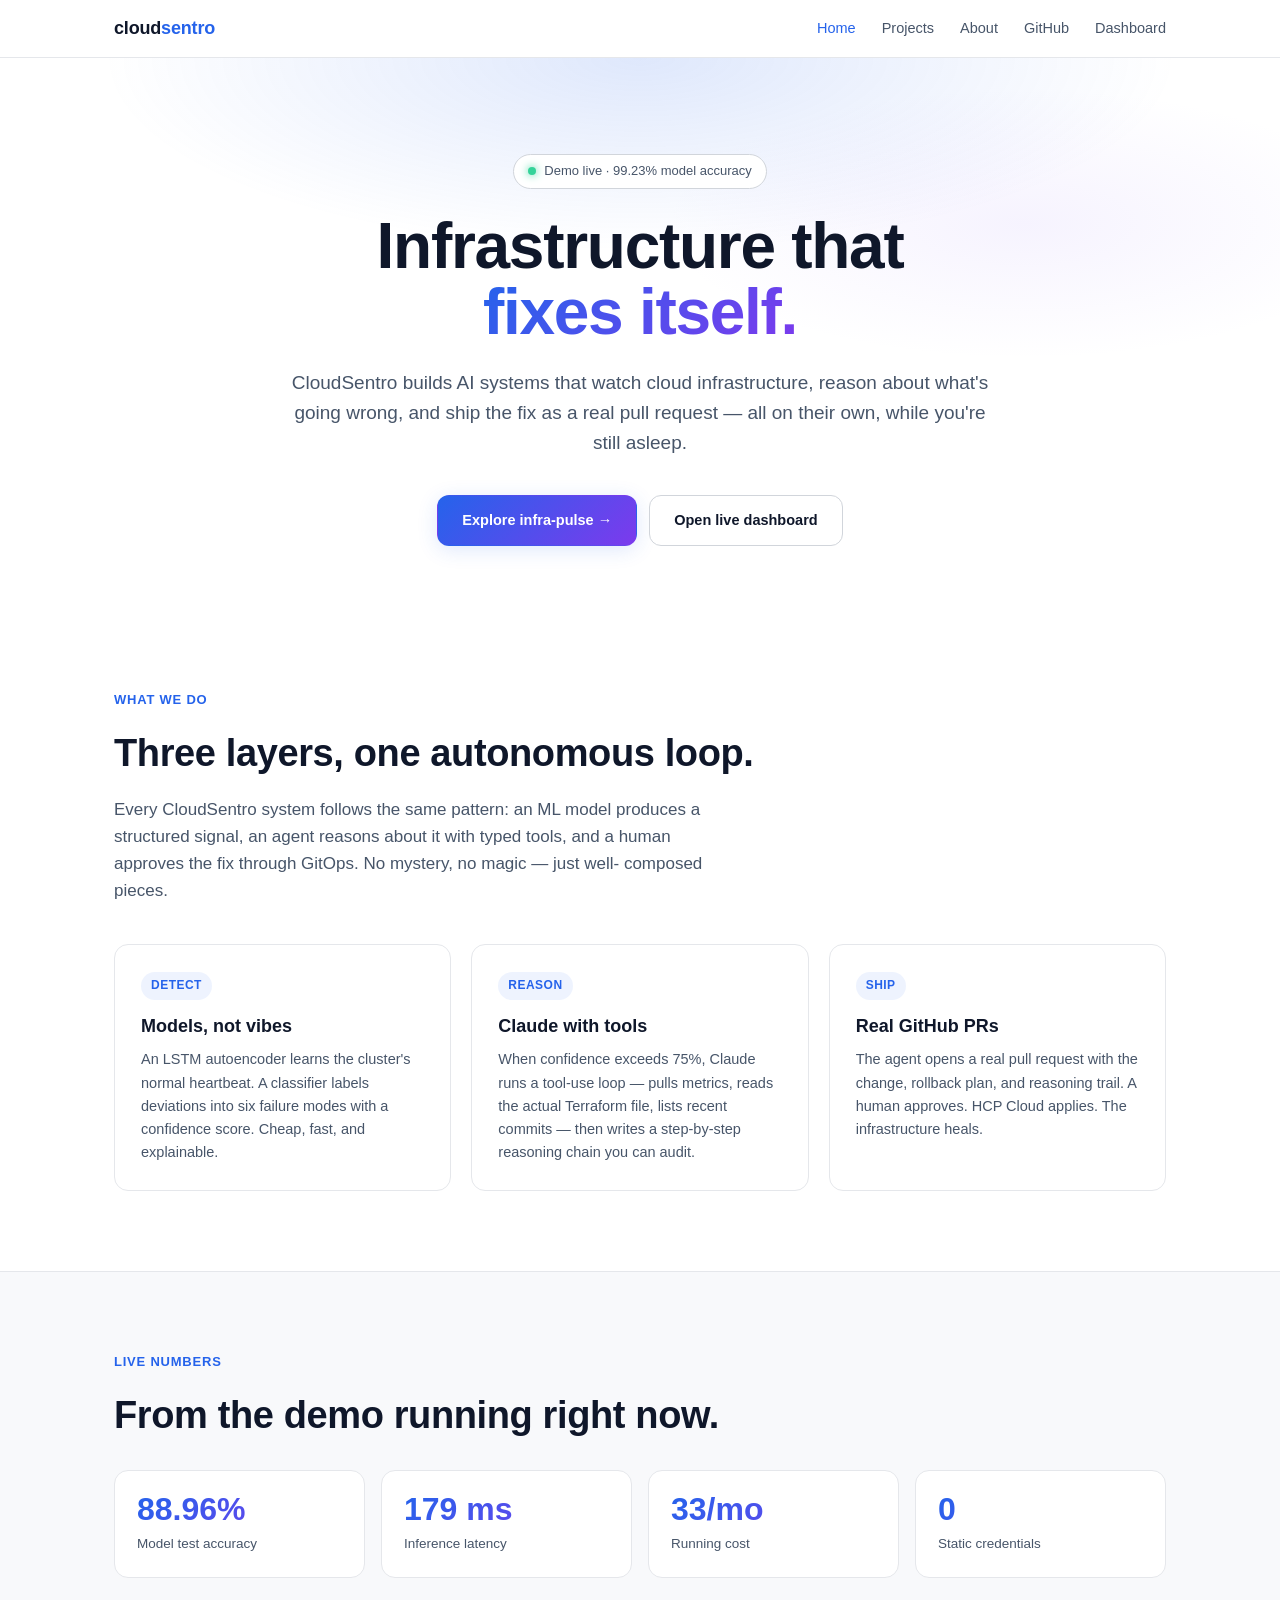
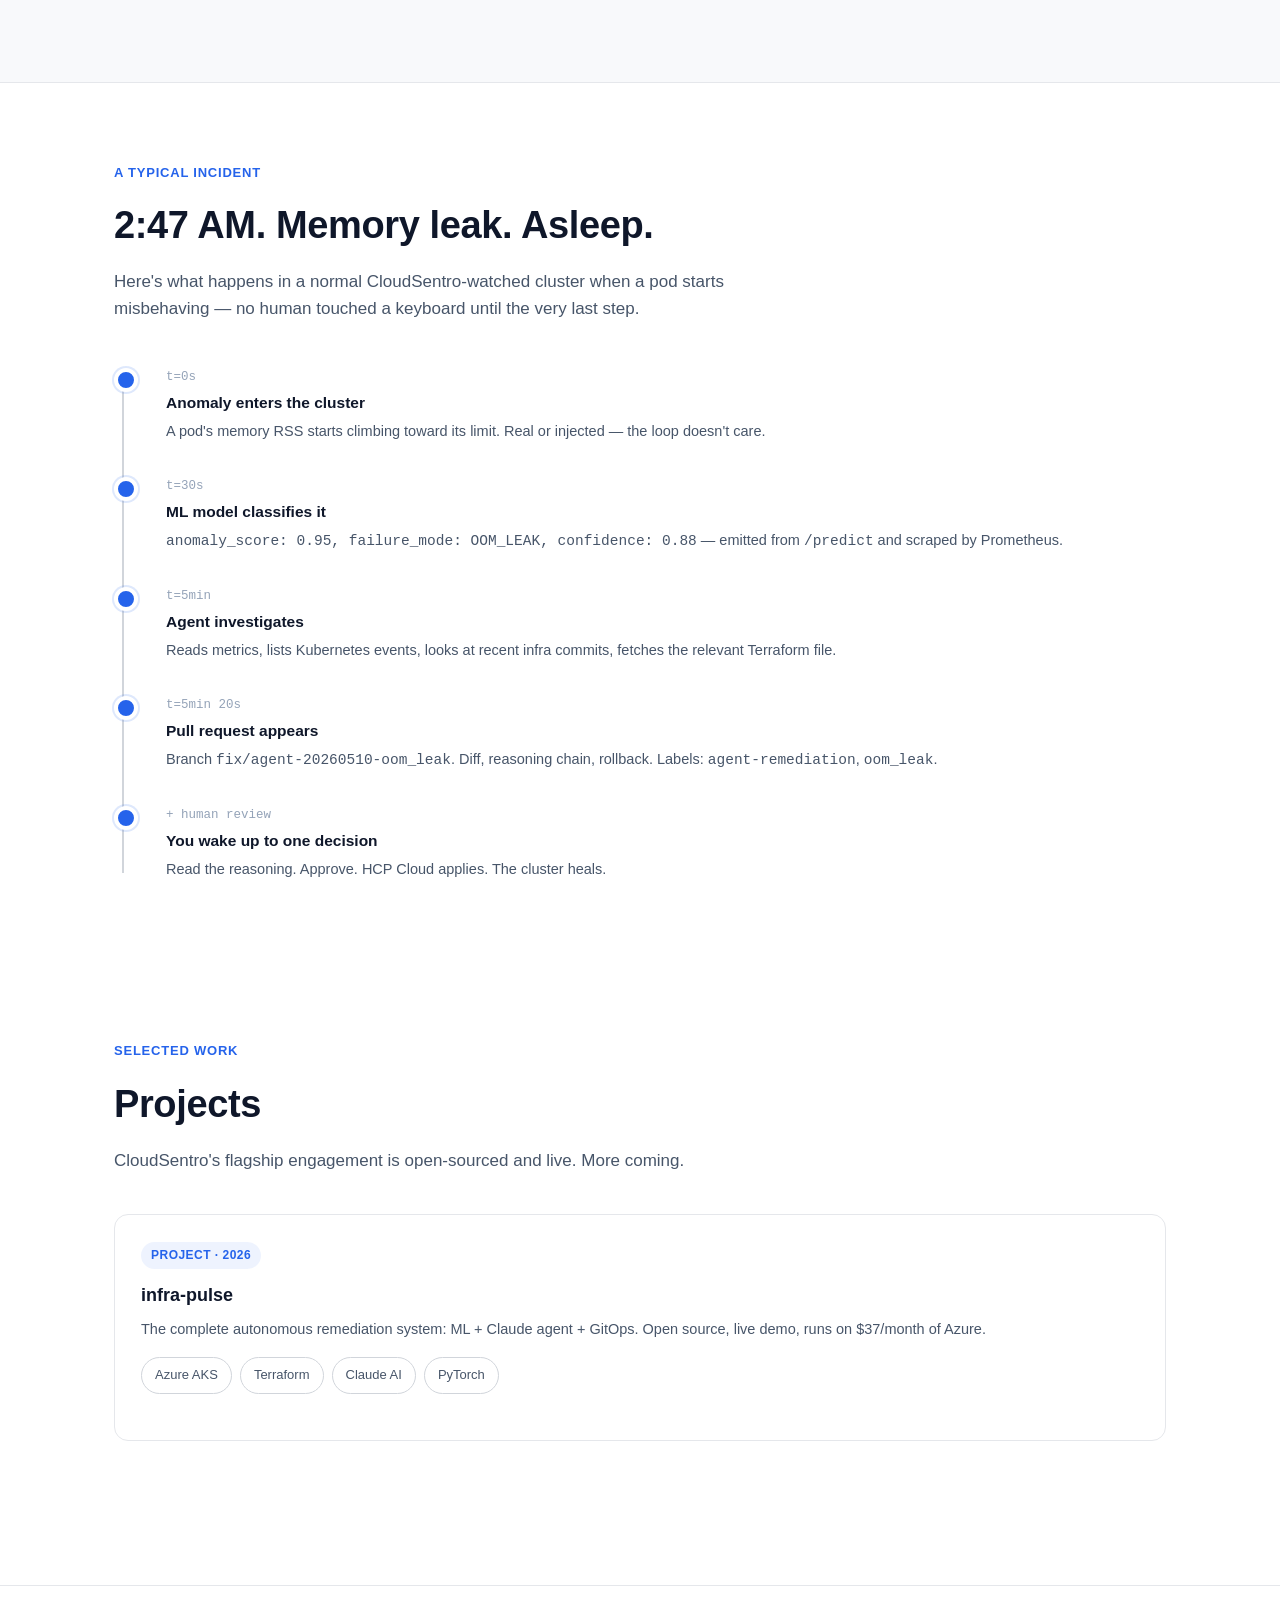
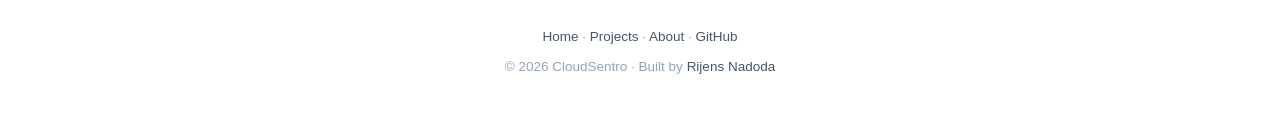
<file: dashboard/static/index.html>
<!DOCTYPE html>
<html lang="en">
<head>
<meta charset="UTF-8" />
<meta name="viewport" content="width=device-width, initial-scale=1.0" />
<title>CloudSentro — Autonomous Infrastructure Intelligence</title>
<meta name="description" content="CloudSentro builds AI systems that watch, reason about, and fix cloud infrastructure on their own. Our first project: infra-pulse." />
<meta property="og:title" content="CloudSentro" />
<meta property="og:description" content="Autonomous infrastructure intelligence. ML + Claude + GitOps." />
<meta property="og:type" content="website" />
<meta name="theme-color" content="#0a0c10" />
<link rel="stylesheet" href="styles.css" />
</head>
<body>

<header class="site">
  <div class="nav">
    <div class="brand"><a href="/">cloud<span>sentro</span></a></div>
    <button class="nav-toggle" aria-expanded="false" aria-label="Menu">☰</button>
    <nav class="nav-links">
      <a href="/" class="active">Home</a>
      <a href="/projects.html">Projects</a>
      <a href="/about.html">About</a>
      <a href="https://github.com/Rijens7065/infra-pulse" rel="noopener">GitHub</a>
      <a href="https://infra-pulse.cloudsentro.com/grafana/" rel="noopener">Dashboard</a>
    </nav>
  </div>
</header>

<main>

  <section class="hero">
    <div class="container">
      <span class="tag-pill"><span class="dot"></span> Demo live · 99.23% model accuracy</span>
      <h1>Infrastructure that<br /><em>fixes itself.</em></h1>
      <p class="lede">
        CloudSentro builds AI systems that watch cloud infrastructure, reason about
        what's going wrong, and ship the fix as a real pull request — all on their
        own, while you're still asleep.
      </p>
      <div class="cta-row">
        <a class="btn btn-primary" href="/projects/infra-pulse.html">Explore infra-pulse →</a>
        <a class="btn btn-secondary" href="https://infra-pulse.cloudsentro.com/grafana/" rel="noopener">Open live dashboard</a>
      </div>
    </div>
  </section>

  <section class="section">
    <div class="container reveal">
      <div class="eyebrow">What we do</div>
      <h2 class="section-title">Three layers, one autonomous loop.</h2>
      <p class="section-sub">
        Every CloudSentro system follows the same pattern: an ML model produces a
        structured signal, an agent reasons about it with typed tools, and a
        human approves the fix through GitOps. No mystery, no magic — just well-
        composed pieces.
      </p>

      <div class="cards">
        <div class="card reveal">
          <span class="badge">Detect</span>
          <h3>Models, not vibes</h3>
          <p>
            An LSTM autoencoder learns the cluster's normal heartbeat. A classifier
            labels deviations into six failure modes with a confidence score.
            Cheap, fast, and explainable.
          </p>
        </div>
        <div class="card reveal">
          <span class="badge">Reason</span>
          <h3>Claude with tools</h3>
          <p>
            When confidence exceeds 75%, Claude runs a tool-use loop — pulls
            metrics, reads the actual Terraform file, lists recent commits — then
            writes a step-by-step reasoning chain you can audit.
          </p>
        </div>
        <div class="card reveal">
          <span class="badge">Ship</span>
          <h3>Real GitHub PRs</h3>
          <p>
            The agent opens a real pull request with the change, rollback plan,
            and reasoning trail. A human approves. HCP Cloud applies. The
            infrastructure heals.
          </p>
        </div>
      </div>
    </div>
  </section>

  <section class="section" style="background: var(--bg-elevated); border-block: 1px solid var(--border);">
    <div class="container reveal">
      <div class="eyebrow">Live numbers</div>
      <h2 class="section-title">From the demo running right now.</h2>

      <div class="stats">
        <div class="stat reveal">
          <div class="num" data-count="99.23" data-decimals="2" data-suffix="%">0%</div>
          <div class="label">Model test accuracy</div>
        </div>
        <div class="stat reveal">
          <div class="num" data-count="200" data-suffix=" ms">0 ms</div>
          <div class="label">Inference latency</div>
        </div>
        <div class="stat reveal">
          <div class="num" data-count="37" data-suffix="/mo">$0/mo</div>
          <div class="label">Running cost</div>
        </div>
        <div class="stat reveal">
          <div class="num" data-count="0" data-suffix="">0</div>
          <div class="label">Static credentials</div>
        </div>
      </div>
    </div>
  </section>

  <section class="section">
    <div class="container reveal">
      <div class="eyebrow">A typical incident</div>
      <h2 class="section-title">2:47 AM. Memory leak. Asleep.</h2>
      <p class="section-sub">
        Here's what happens in a normal CloudSentro-watched cluster when a pod
        starts misbehaving — no human touched a keyboard until the very last
        step.
      </p>

      <div class="timeline">
        <div class="timeline-item reveal">
          <span class="when">t=0s</span>
          <h4>Anomaly enters the cluster</h4>
          <p>A pod's memory RSS starts climbing toward its limit. Real or injected — the loop doesn't care.</p>
        </div>
        <div class="timeline-item reveal">
          <span class="when">t=30s</span>
          <h4>ML model classifies it</h4>
          <p><code>anomaly_score: 0.95, failure_mode: OOM_LEAK, confidence: 0.88</code> — emitted from <code>/predict</code> and scraped by Prometheus.</p>
        </div>
        <div class="timeline-item reveal">
          <span class="when">t=5min</span>
          <h4>Agent investigates</h4>
          <p>Reads metrics, lists Kubernetes events, looks at recent infra commits, fetches the relevant Terraform file.</p>
        </div>
        <div class="timeline-item reveal">
          <span class="when">t=5min 20s</span>
          <h4>Pull request appears</h4>
          <p>Branch <code>fix/agent-20260510-oom_leak</code>. Diff, reasoning chain, rollback. Labels: <code>agent-remediation</code>, <code>oom_leak</code>.</p>
        </div>
        <div class="timeline-item reveal">
          <span class="when">+ human review</span>
          <h4>You wake up to one decision</h4>
          <p>Read the reasoning. Approve. HCP Cloud applies. The cluster heals.</p>
        </div>
      </div>
    </div>
  </section>

  <section class="section">
    <div class="container reveal">
      <div class="eyebrow">Selected work</div>
      <h2 class="section-title">Projects</h2>
      <p class="section-sub">CloudSentro's flagship engagement is open-sourced and live. More coming.</p>

      <div class="cards">
        <a href="/projects/infra-pulse.html" class="card reveal" style="text-decoration: none; color: inherit;">
          <span class="badge">Project · 2026</span>
          <h3>infra-pulse</h3>
          <p>
            The complete autonomous remediation system: ML + Claude agent + GitOps.
            Open source, live demo, runs on $37/month of Azure.
          </p>
          <div class="pills" style="margin-top: 16px;">
            <span class="pill">Azure AKS</span>
            <span class="pill">Terraform</span>
            <span class="pill">Claude AI</span>
            <span class="pill">PyTorch</span>
          </div>
        </a>
      </div>
    </div>
  </section>

</main>

<footer class="site">
  <div>
    <a href="/">Home</a> ·
    <a href="/projects.html">Projects</a> ·
    <a href="/about.html">About</a> ·
    <a href="https://github.com/Rijens7065/infra-pulse" rel="noopener">GitHub</a>
  </div>
  <div class="copy">
    © 2026 CloudSentro · Built by <a href="/about.html">Rijens Nadoda</a>
  </div>
</footer>

<script src="script.js" defer></script>
</body>
</html>
</file>
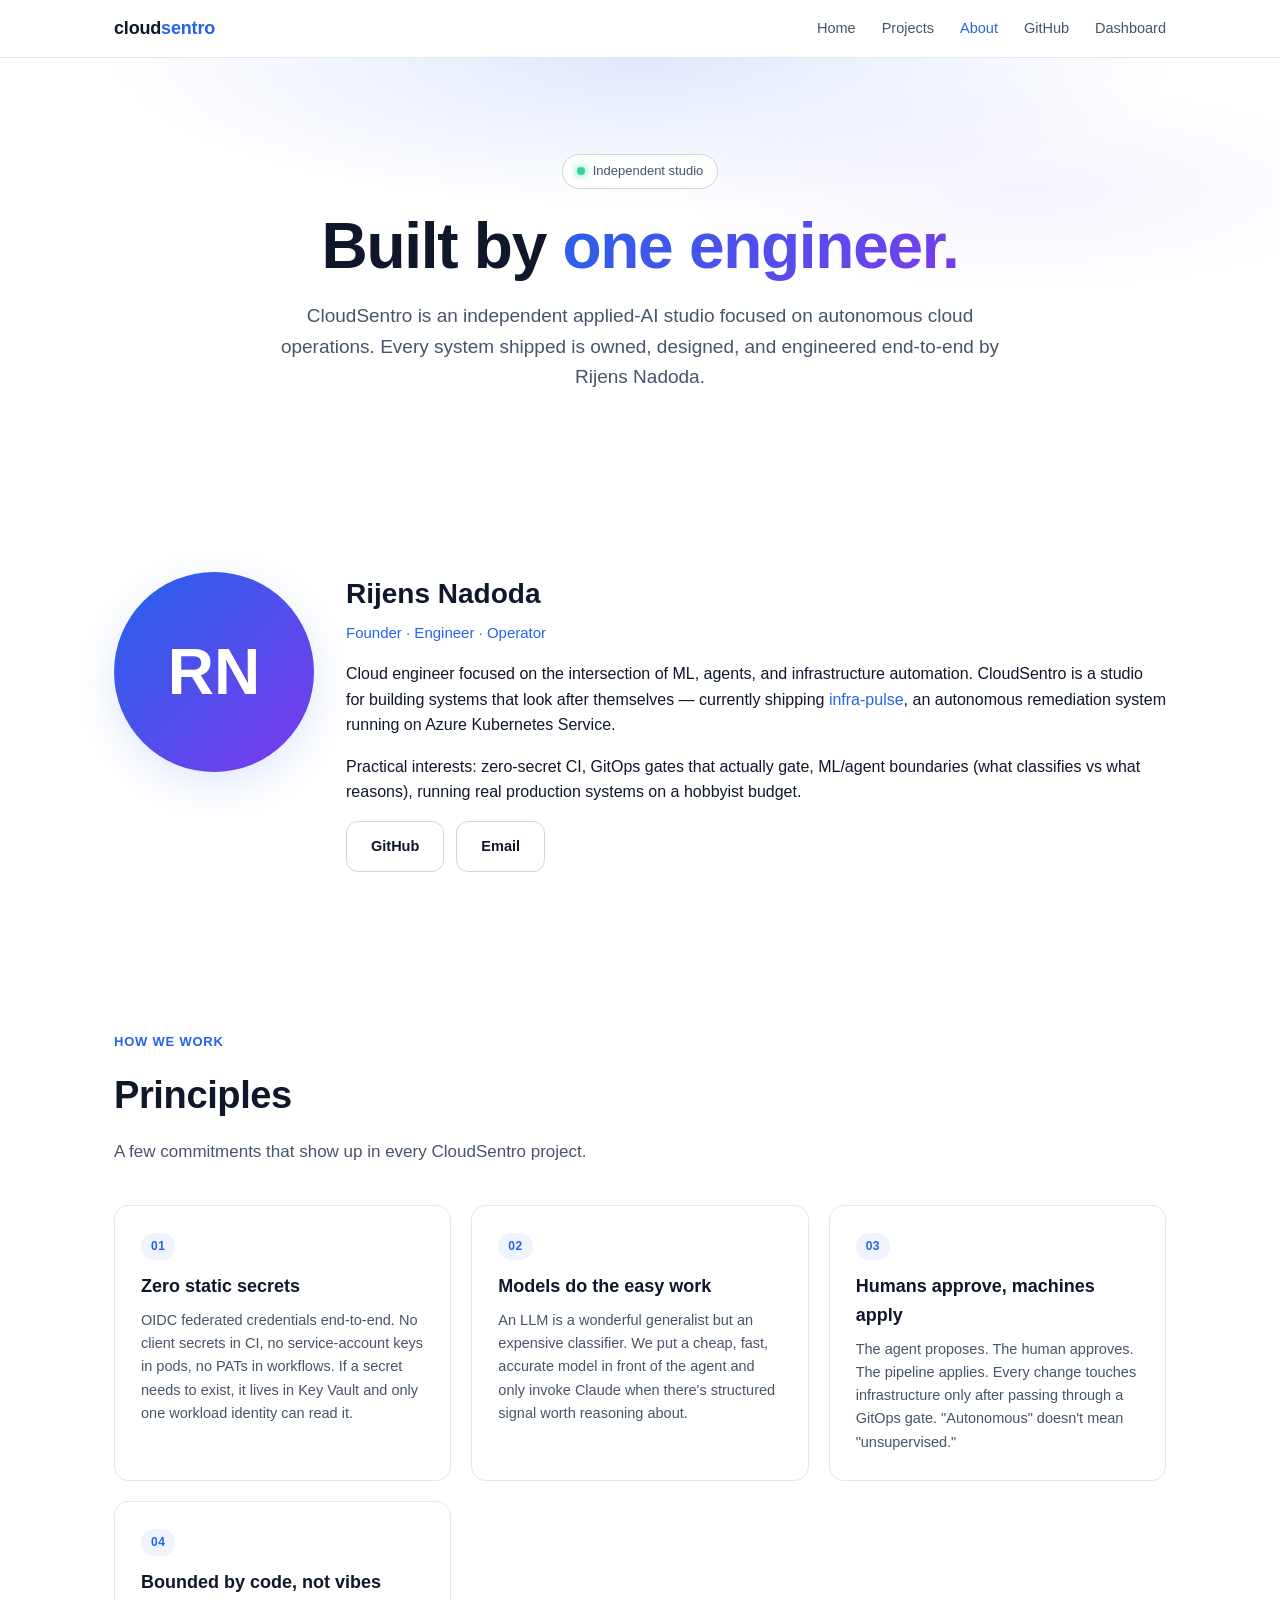
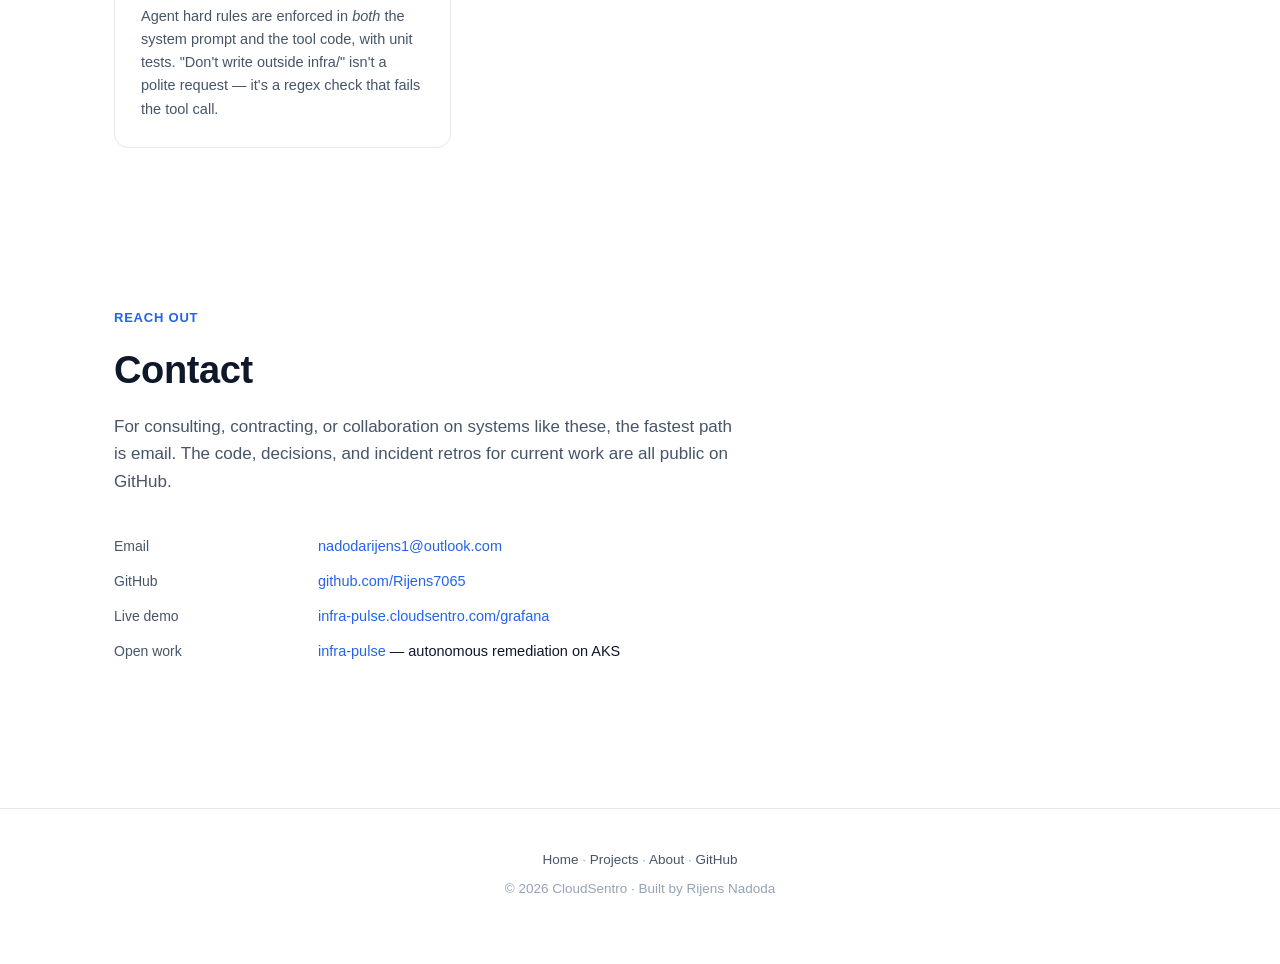
<file: dashboard/static/about.html>
<!DOCTYPE html>
<html lang="en">
<head>
<meta charset="UTF-8" />
<meta name="viewport" content="width=device-width, initial-scale=1.0" />
<title>About · CloudSentro</title>
<meta name="description" content="CloudSentro is an autonomous infrastructure intelligence studio. Founded and built by Rijens Nadoda." />
<meta name="theme-color" content="#0a0c10" />
<link rel="stylesheet" href="styles.css" />
</head>
<body>

<header class="site">
  <div class="nav">
    <div class="brand"><a href="/">cloud<span>sentro</span></a></div>
    <button class="nav-toggle" aria-expanded="false" aria-label="Menu">☰</button>
    <nav class="nav-links">
      <a href="/">Home</a>
      <a href="/projects.html">Projects</a>
      <a href="/about.html" class="active">About</a>
      <a href="https://github.com/Rijens7065/infra-pulse" rel="noopener">GitHub</a>
      <a href="https://infra-pulse.cloudsentro.com/grafana/" rel="noopener">Dashboard</a>
    </nav>
  </div>
</header>

<main>

  <section class="hero">
    <div class="container">
      <span class="tag-pill"><span class="dot"></span> Independent studio</span>
      <h1>Built by <em>one engineer.</em></h1>
      <p class="lede">
        CloudSentro is an independent applied-AI studio focused on autonomous
        cloud operations. Every system shipped is owned, designed, and
        engineered end-to-end by Rijens Nadoda.
      </p>
    </div>
  </section>

  <section class="section">
    <div class="container reveal">
      <div class="profile">
        <div class="avatar" aria-label="RN">RN</div>
        <div>
          <h2>Rijens Nadoda</h2>
          <p class="role">Founder · Engineer · Operator</p>
          <p>
            Cloud engineer focused on the intersection of ML, agents, and
            infrastructure automation. CloudSentro is a studio for building
            systems that look after themselves — currently shipping
            <a href="/projects/infra-pulse.html">infra-pulse</a>, an autonomous
            remediation system running on Azure Kubernetes Service.
          </p>
          <p>
            Practical interests: zero-secret CI, GitOps gates that actually
            gate, ML/agent boundaries (what classifies vs what reasons),
            running real production systems on a hobbyist budget.
          </p>
          <div class="profile-links">
            <a class="btn btn-secondary" href="https://github.com/Rijens7065" rel="noopener">GitHub</a>
            <a class="btn btn-secondary" href="mailto:nadodarijens1@outlook.com">Email</a>
          </div>
        </div>
      </div>
    </div>
  </section>

  <section class="section">
    <div class="container reveal">
      <div class="eyebrow">How we work</div>
      <h2 class="section-title">Principles</h2>
      <p class="section-sub">A few commitments that show up in every CloudSentro project.</p>

      <div class="cards">
        <div class="card reveal">
          <span class="badge">01</span>
          <h3>Zero static secrets</h3>
          <p>
            OIDC federated credentials end-to-end. No client secrets in CI, no
            service-account keys in pods, no PATs in workflows. If a secret
            needs to exist, it lives in Key Vault and only one workload
            identity can read it.
          </p>
        </div>
        <div class="card reveal">
          <span class="badge">02</span>
          <h3>Models do the easy work</h3>
          <p>
            An LLM is a wonderful generalist but an expensive classifier. We
            put a cheap, fast, accurate model in front of the agent and only
            invoke Claude when there's structured signal worth reasoning
            about.
          </p>
        </div>
        <div class="card reveal">
          <span class="badge">03</span>
          <h3>Humans approve, machines apply</h3>
          <p>
            The agent proposes. The human approves. The pipeline applies.
            Every change touches infrastructure only after passing through a
            GitOps gate. "Autonomous" doesn't mean "unsupervised."
          </p>
        </div>
        <div class="card reveal">
          <span class="badge">04</span>
          <h3>Bounded by code, not vibes</h3>
          <p>
            Agent hard rules are enforced in <em>both</em> the system prompt
            and the tool code, with unit tests. "Don't write outside infra/"
            isn't a polite request — it's a regex check that fails the tool
            call.
          </p>
        </div>
      </div>
    </div>
  </section>

  <section class="section">
    <div class="container reveal">
      <div class="eyebrow">Reach out</div>
      <h2 class="section-title">Contact</h2>
      <p class="section-sub">
        For consulting, contracting, or collaboration on systems like these,
        the fastest path is email. The code, decisions, and incident retros
        for current work are all public on GitHub.
      </p>

      <dl class="specs">
        <dt>Email</dt>
        <dd><a href="mailto:nadodarijens1@outlook.com">nadodarijens1@outlook.com</a></dd>
        <dt>GitHub</dt>
        <dd><a href="https://github.com/Rijens7065" rel="noopener">github.com/Rijens7065</a></dd>
        <dt>Live demo</dt>
        <dd><a href="https://infra-pulse.cloudsentro.com/grafana/" rel="noopener">infra-pulse.cloudsentro.com/grafana</a></dd>
        <dt>Open work</dt>
        <dd><a href="/projects/infra-pulse.html">infra-pulse</a> — autonomous remediation on AKS</dd>
      </dl>
    </div>
  </section>

</main>

<footer class="site">
  <div>
    <a href="/">Home</a> ·
    <a href="/projects.html">Projects</a> ·
    <a href="/about.html">About</a> ·
    <a href="https://github.com/Rijens7065/infra-pulse" rel="noopener">GitHub</a>
  </div>
  <div class="copy">
    © 2026 CloudSentro · Built by Rijens Nadoda
  </div>
</footer>

<script src="script.js" defer></script>
</body>
</html>
</file>
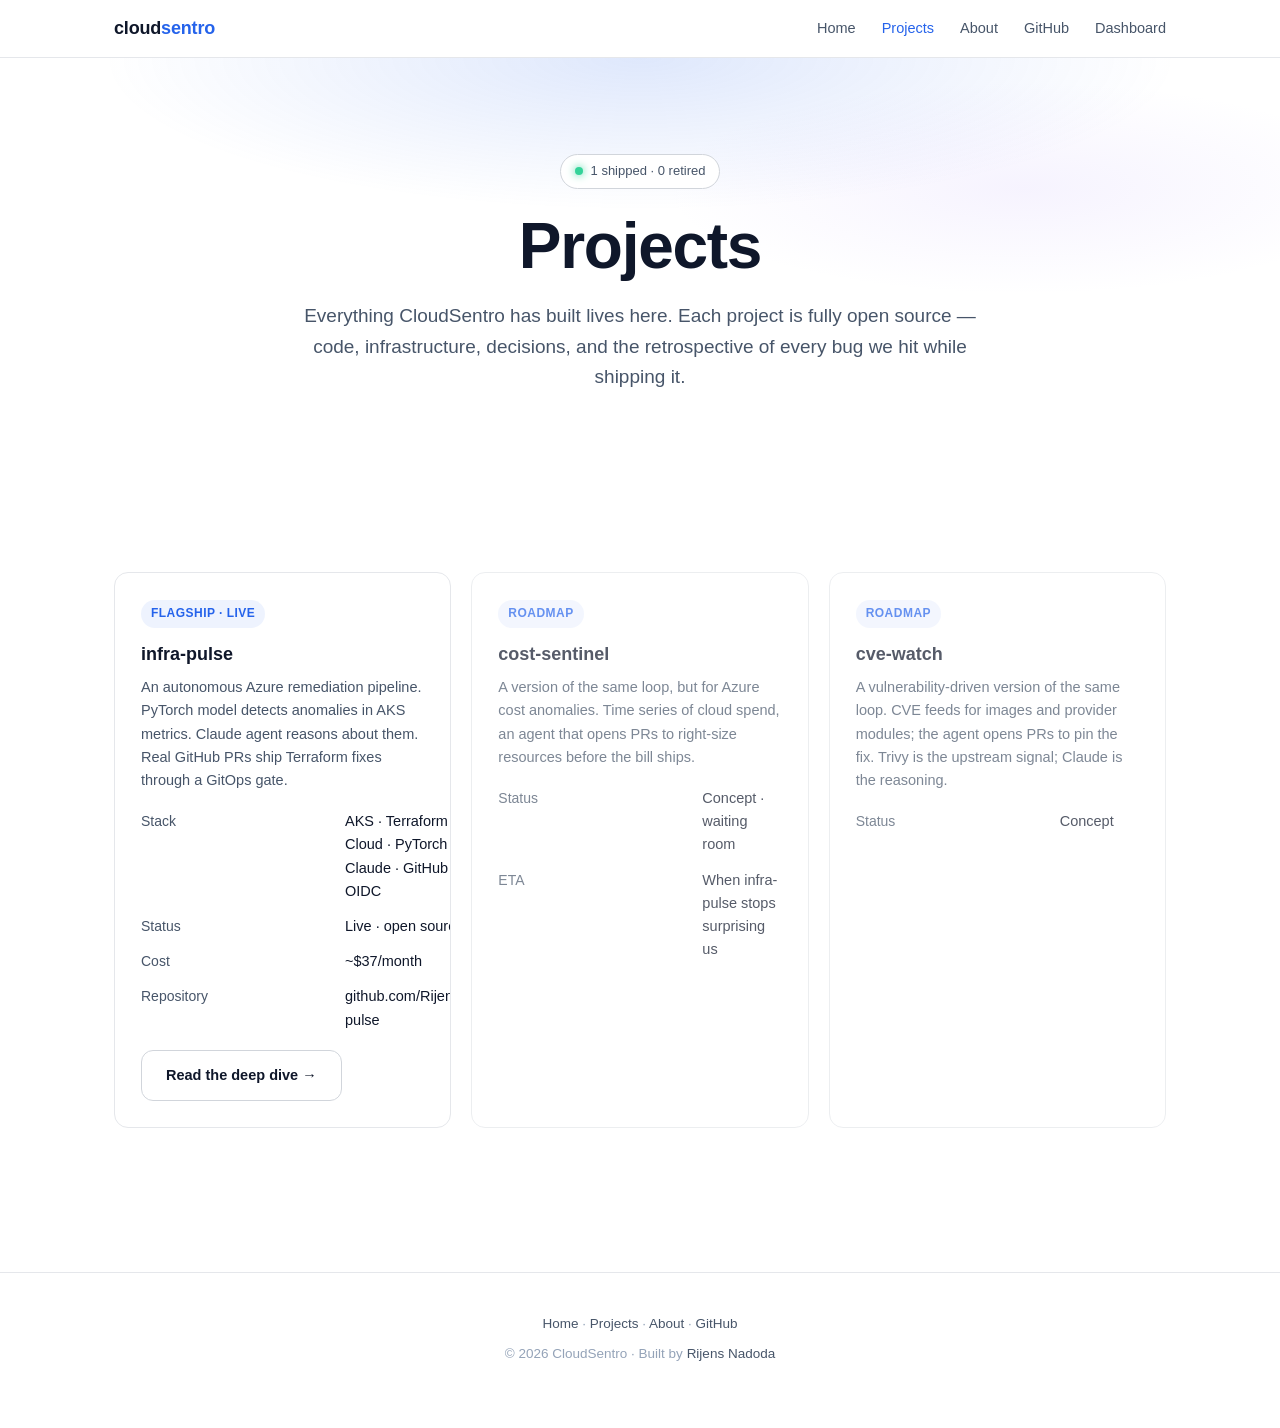
<file: dashboard/static/projects.html>
<!DOCTYPE html>
<html lang="en">
<head>
<meta charset="UTF-8" />
<meta name="viewport" content="width=device-width, initial-scale=1.0" />
<title>Projects · CloudSentro</title>
<meta name="description" content="The projects CloudSentro has built and is currently building." />
<meta name="theme-color" content="#0a0c10" />
<link rel="stylesheet" href="styles.css" />
</head>
<body>

<header class="site">
  <div class="nav">
    <div class="brand"><a href="/">cloud<span>sentro</span></a></div>
    <button class="nav-toggle" aria-expanded="false" aria-label="Menu">☰</button>
    <nav class="nav-links">
      <a href="/">Home</a>
      <a href="/projects.html" class="active">Projects</a>
      <a href="/about.html">About</a>
      <a href="https://github.com/Rijens7065/infra-pulse" rel="noopener">GitHub</a>
      <a href="https://infra-pulse.cloudsentro.com/grafana/" rel="noopener">Dashboard</a>
    </nav>
  </div>
</header>

<main>

  <section class="hero">
    <div class="container">
      <span class="tag-pill"><span class="dot"></span> 1 shipped · 0 retired</span>
      <h1>Projects</h1>
      <p class="lede">
        Everything CloudSentro has built lives here. Each project is fully
        open source — code, infrastructure, decisions, and the retrospective
        of every bug we hit while shipping it.
      </p>
    </div>
  </section>

  <section class="section">
    <div class="container reveal">
      <div class="cards">

        <a href="/projects/infra-pulse.html" class="card reveal" style="text-decoration: none; color: inherit;">
          <span class="badge">Flagship · Live</span>
          <h3>infra-pulse</h3>
          <p>
            An autonomous Azure remediation pipeline. PyTorch model detects
            anomalies in AKS metrics. Claude agent reasons about them.
            Real GitHub PRs ship Terraform fixes through a GitOps gate.
          </p>
          <dl class="specs" style="margin-top: 18px;">
            <dt>Stack</dt>
            <dd>AKS · Terraform + HCP Cloud · PyTorch · FastAPI · Claude · GitHub Actions OIDC</dd>
            <dt>Status</dt>
            <dd>Live · open source</dd>
            <dt>Cost</dt>
            <dd>~$37/month</dd>
            <dt>Repository</dt>
            <dd>github.com/Rijens7065/infra-pulse</dd>
          </dl>
          <div style="margin-top: 18px;">
            <span class="btn btn-secondary" style="pointer-events: none;">Read the deep dive →</span>
          </div>
        </a>

        <div class="card reveal" style="opacity: 0.7;">
          <span class="badge">Roadmap</span>
          <h3>cost-sentinel</h3>
          <p>
            A version of the same loop, but for Azure cost anomalies. Time
            series of cloud spend, an agent that opens PRs to right-size
            resources before the bill ships.
          </p>
          <dl class="specs" style="margin-top: 18px;">
            <dt>Status</dt>
            <dd>Concept · waiting room</dd>
            <dt>ETA</dt>
            <dd>When infra-pulse stops surprising us</dd>
          </dl>
        </div>

        <div class="card reveal" style="opacity: 0.7;">
          <span class="badge">Roadmap</span>
          <h3>cve-watch</h3>
          <p>
            A vulnerability-driven version of the same loop. CVE feeds for
            images and provider modules; the agent opens PRs to pin the fix.
            Trivy is the upstream signal; Claude is the reasoning.
          </p>
          <dl class="specs" style="margin-top: 18px;">
            <dt>Status</dt>
            <dd>Concept</dd>
          </dl>
        </div>

      </div>
    </div>
  </section>

</main>

<footer class="site">
  <div>
    <a href="/">Home</a> ·
    <a href="/projects.html">Projects</a> ·
    <a href="/about.html">About</a> ·
    <a href="https://github.com/Rijens7065/infra-pulse" rel="noopener">GitHub</a>
  </div>
  <div class="copy">
    © 2026 CloudSentro · Built by <a href="/about.html">Rijens Nadoda</a>
  </div>
</footer>

<script src="script.js" defer></script>
</body>
</html>
</file>
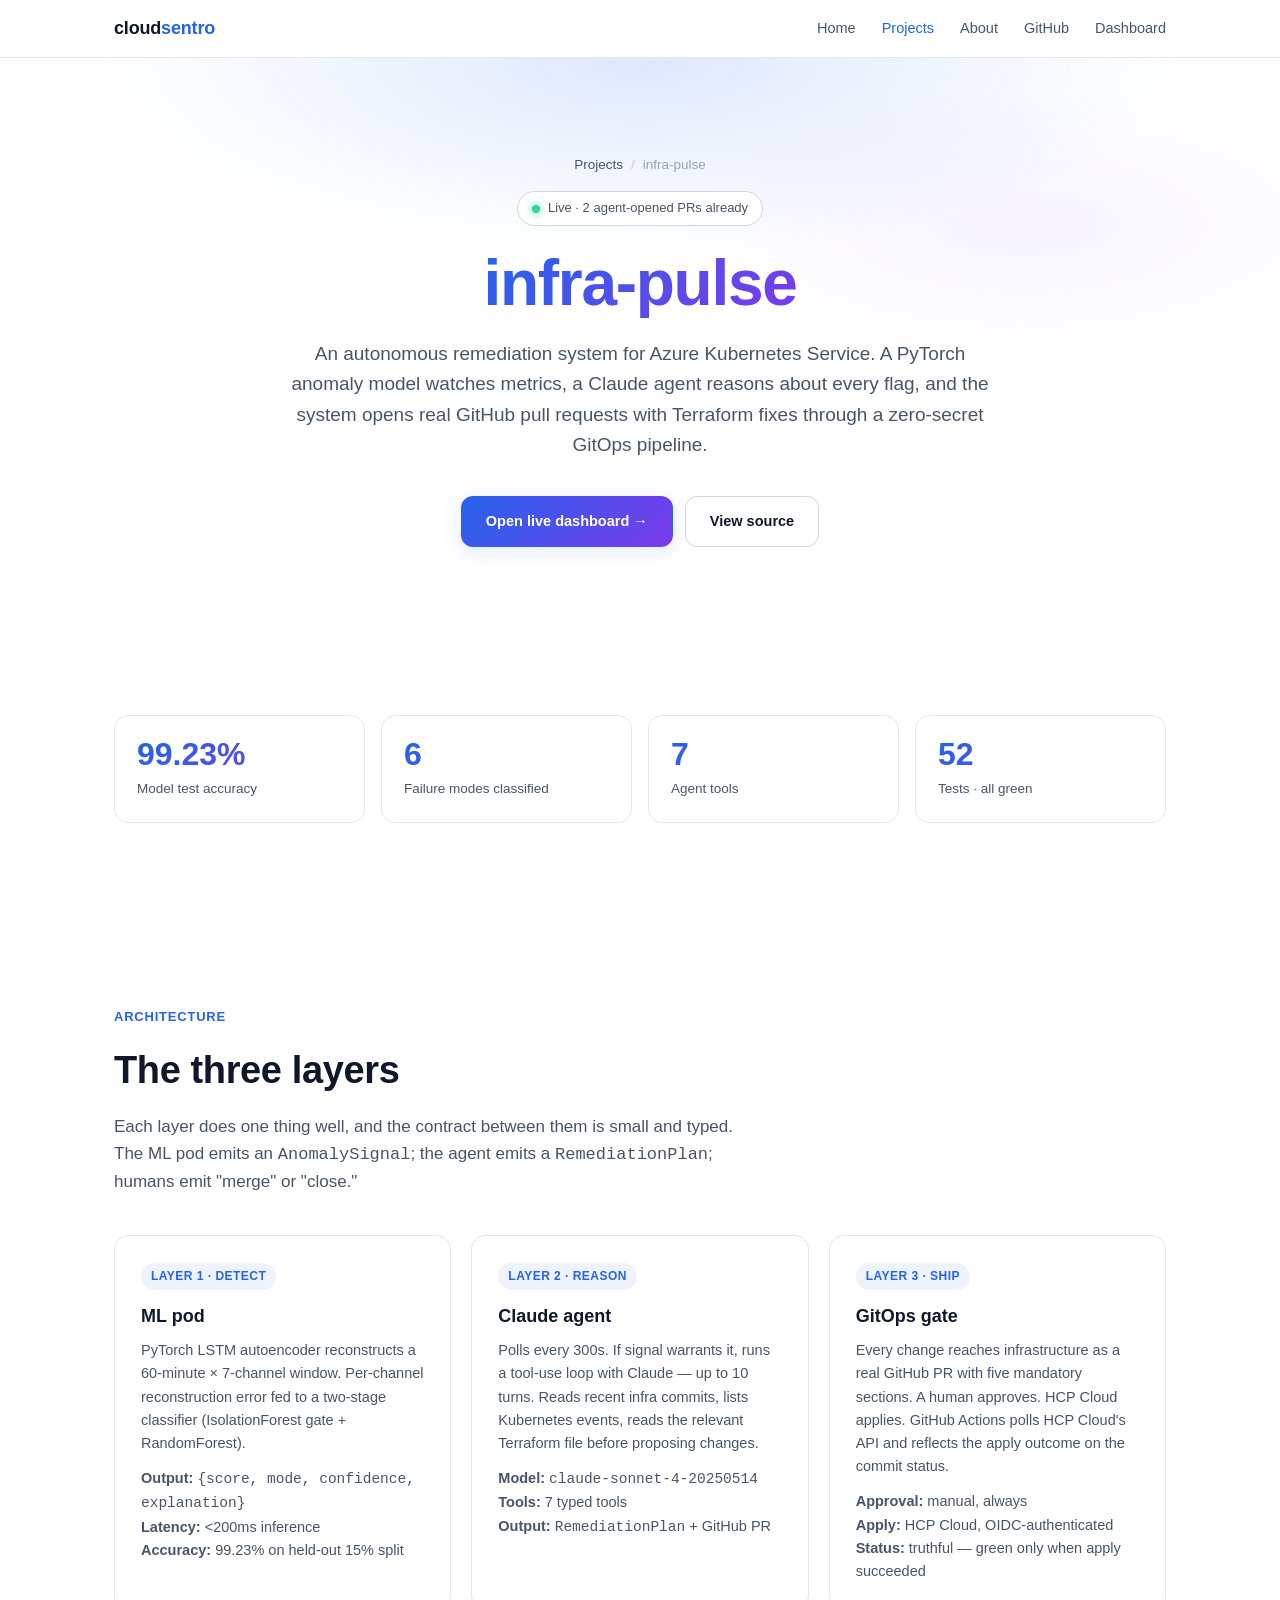
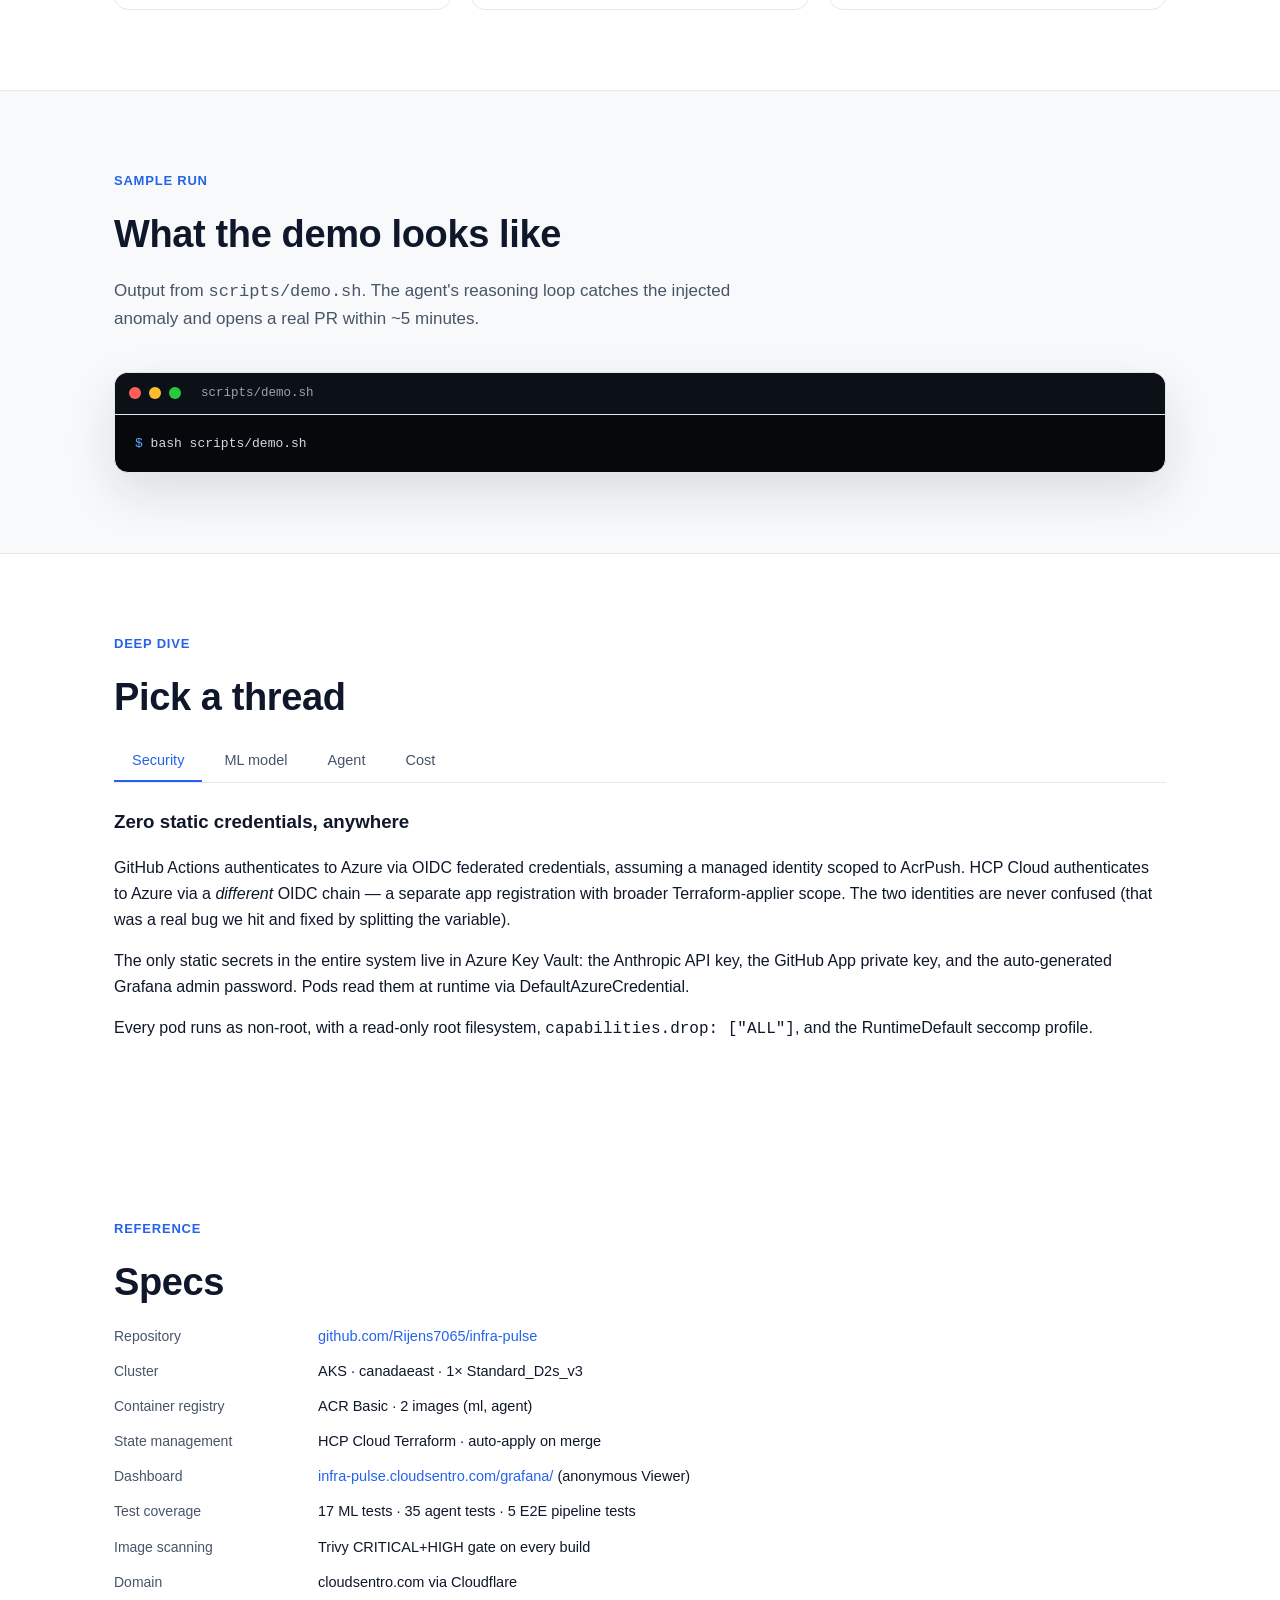
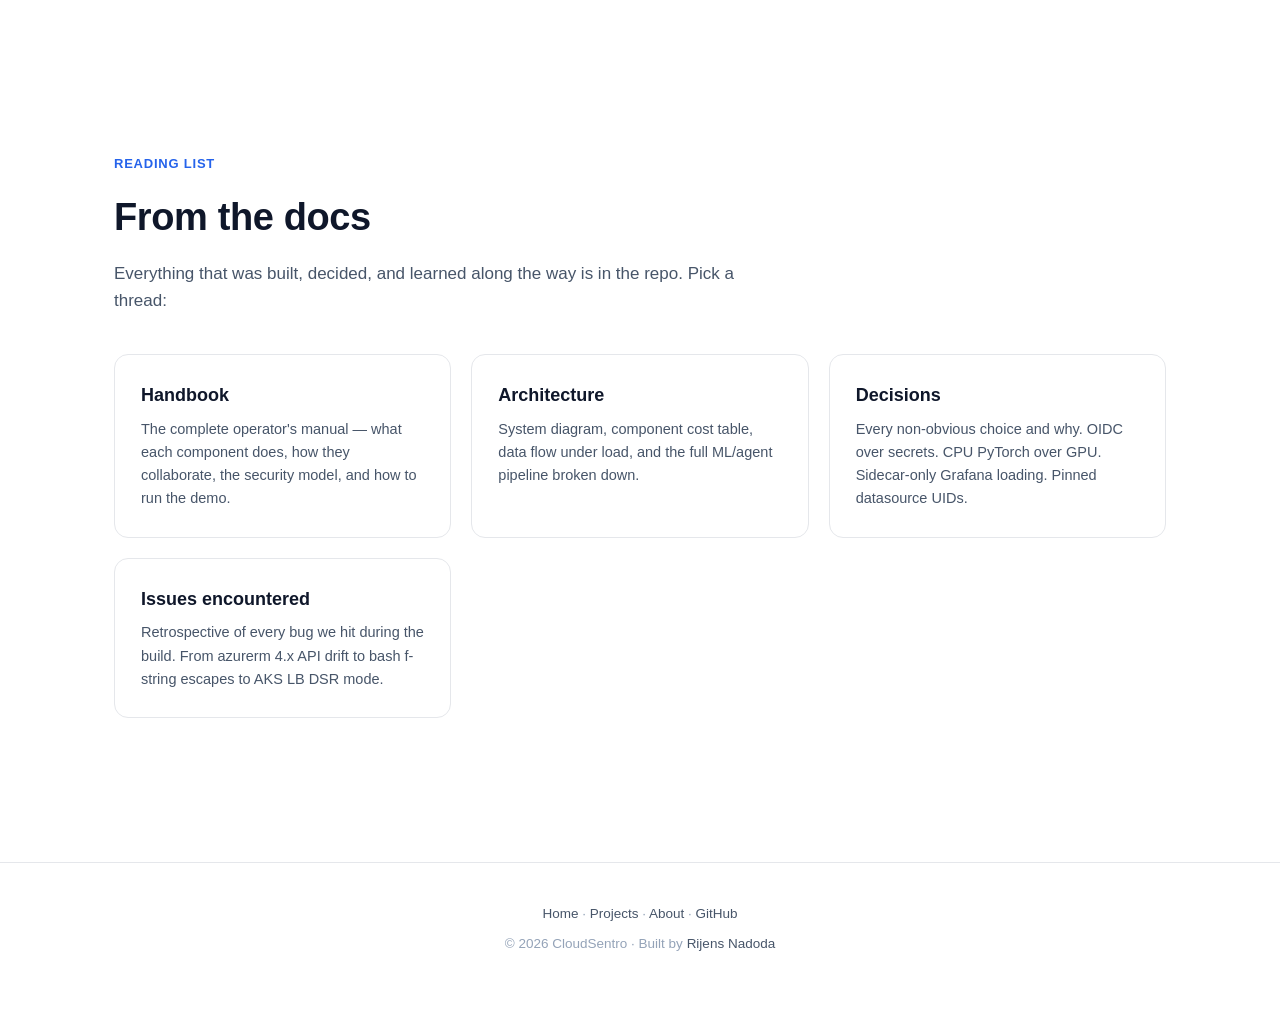
<file: dashboard/static/projects/infra-pulse.html>
<!DOCTYPE html>
<html lang="en">
<head>
<meta charset="UTF-8" />
<meta name="viewport" content="width=device-width, initial-scale=1.0" />
<title>infra-pulse · CloudSentro</title>
<meta name="description" content="Deep dive on infra-pulse: an autonomous remediation system for Azure Kubernetes Service. PyTorch model + Claude agent + GitOps gate." />
<meta name="theme-color" content="#0a0c10" />
<link rel="stylesheet" href="../styles.css" />
</head>
<body>

<header class="site">
  <div class="nav">
    <div class="brand"><a href="/">cloud<span>sentro</span></a></div>
    <button class="nav-toggle" aria-expanded="false" aria-label="Menu">☰</button>
    <nav class="nav-links">
      <a href="/">Home</a>
      <a href="/projects.html" class="active">Projects</a>
      <a href="/about.html">About</a>
      <a href="https://github.com/Rijens7065/infra-pulse" rel="noopener">GitHub</a>
      <a href="https://infra-pulse.cloudsentro.com/grafana/" rel="noopener">Dashboard</a>
    </nav>
  </div>
</header>

<main>

  <section class="hero">
    <div class="container">
      <div class="crumb">
        <a href="/projects.html">Projects</a><span class="sep">/</span>infra-pulse
      </div>
      <span class="tag-pill"><span class="dot"></span> Live · 2 agent-opened PRs already</span>
      <h1><em>infra-pulse</em></h1>
      <p class="lede">
        An autonomous remediation system for Azure Kubernetes Service. A PyTorch
        anomaly model watches metrics, a Claude agent reasons about every flag,
        and the system opens real GitHub pull requests with Terraform fixes
        through a zero-secret GitOps pipeline.
      </p>
      <div class="cta-row">
        <a class="btn btn-primary" href="https://infra-pulse.cloudsentro.com/grafana/" rel="noopener">Open live dashboard →</a>
        <a class="btn btn-secondary" href="https://github.com/Rijens7065/infra-pulse" rel="noopener">View source</a>
      </div>
    </div>
  </section>

  <section class="section">
    <div class="container reveal">
      <div class="stats">
        <div class="stat reveal">
          <div class="num" data-count="99.23" data-decimals="2" data-suffix="%">0%</div>
          <div class="label">Model test accuracy</div>
        </div>
        <div class="stat reveal">
          <div class="num" data-count="6">0</div>
          <div class="label">Failure modes classified</div>
        </div>
        <div class="stat reveal">
          <div class="num" data-count="7">0</div>
          <div class="label">Agent tools</div>
        </div>
        <div class="stat reveal">
          <div class="num" data-count="52" data-suffix="">0</div>
          <div class="label">Tests · all green</div>
        </div>
      </div>
    </div>
  </section>

  <section class="section">
    <div class="container reveal">
      <div class="eyebrow">Architecture</div>
      <h2 class="section-title">The three layers</h2>
      <p class="section-sub">
        Each layer does one thing well, and the contract between them is small
        and typed. The ML pod emits an <code>AnomalySignal</code>; the agent
        emits a <code>RemediationPlan</code>; humans emit "merge" or "close."
      </p>

      <div class="cards">
        <div class="card reveal">
          <span class="badge">Layer 1 · Detect</span>
          <h3>ML pod</h3>
          <p>
            PyTorch LSTM autoencoder reconstructs a 60-minute × 7-channel
            window. Per-channel reconstruction error fed to a two-stage
            classifier (IsolationForest gate + RandomForest).
          </p>
          <p style="margin-top: 12px;">
            <strong>Output:</strong> <code>{score, mode, confidence, explanation}</code><br />
            <strong>Latency:</strong> &lt;200ms inference<br />
            <strong>Accuracy:</strong> 99.23% on held-out 15% split
          </p>
        </div>

        <div class="card reveal">
          <span class="badge">Layer 2 · Reason</span>
          <h3>Claude agent</h3>
          <p>
            Polls every 300s. If signal warrants it, runs a tool-use loop with
            Claude — up to 10 turns. Reads recent infra commits, lists
            Kubernetes events, reads the relevant Terraform file before
            proposing changes.
          </p>
          <p style="margin-top: 12px;">
            <strong>Model:</strong> <code>claude-sonnet-4-20250514</code><br />
            <strong>Tools:</strong> 7 typed tools<br />
            <strong>Output:</strong> <code>RemediationPlan</code> + GitHub PR
          </p>
        </div>

        <div class="card reveal">
          <span class="badge">Layer 3 · Ship</span>
          <h3>GitOps gate</h3>
          <p>
            Every change reaches infrastructure as a real GitHub PR with five
            mandatory sections. A human approves. HCP Cloud applies. GitHub
            Actions polls HCP Cloud's API and reflects the apply outcome on
            the commit status.
          </p>
          <p style="margin-top: 12px;">
            <strong>Approval:</strong> manual, always<br />
            <strong>Apply:</strong> HCP Cloud, OIDC-authenticated<br />
            <strong>Status:</strong> truthful — green only when apply succeeded
          </p>
        </div>
      </div>
    </div>
  </section>

  <section class="section" style="background: var(--bg-elevated); border-block: 1px solid var(--border);">
    <div class="container reveal">
      <div class="eyebrow">Sample run</div>
      <h2 class="section-title">What the demo looks like</h2>
      <p class="section-sub">
        Output from <code>scripts/demo.sh</code>. The agent's reasoning loop
        catches the injected anomaly and opens a real PR within ~5 minutes.
      </p>

      <div class="terminal">
        <div class="terminal-bar">
          <div class="dot red"></div>
          <div class="dot yellow"></div>
          <div class="dot green"></div>
          <div class="title">scripts/demo.sh</div>
        </div>
        <div class="terminal-body" data-terminal></div>
      </div>
    </div>
  </section>

  <section class="section">
    <div class="container reveal">
      <div class="eyebrow">Deep dive</div>
      <h2 class="section-title">Pick a thread</h2>

      <div data-tabs>
        <div class="tabs">
          <button class="tab active" data-tab="security">Security</button>
          <button class="tab" data-tab="ml">ML model</button>
          <button class="tab" data-tab="agent">Agent</button>
          <button class="tab" data-tab="cost">Cost</button>
        </div>

        <div class="tab-panel active" data-panel="security">
          <h3>Zero static credentials, anywhere</h3>
          <p>
            GitHub Actions authenticates to Azure via OIDC federated credentials,
            assuming a managed identity scoped to AcrPush. HCP Cloud
            authenticates to Azure via a <em>different</em> OIDC chain — a separate
            app registration with broader Terraform-applier scope. The two
            identities are never confused (that was a real bug we hit and
            fixed by splitting the variable).
          </p>
          <p>
            The only static secrets in the entire system live in Azure Key
            Vault: the Anthropic API key, the GitHub App private key, and the
            auto-generated Grafana admin password. Pods read them at runtime
            via DefaultAzureCredential.
          </p>
          <p>
            Every pod runs as non-root, with a read-only root filesystem,
            <code>capabilities.drop: ["ALL"]</code>, and the RuntimeDefault
            seccomp profile.
          </p>
        </div>

        <div class="tab-panel" data-panel="ml">
          <h3>What the model actually learns</h3>
          <p>
            We train an LSTM autoencoder on synthetic 30-day, 7-channel AKS
            metrics. The encoder squeezes a 60-minute window down to a
            32-dimensional latent vector; the decoder reconstructs the
            window. Reconstruction error on the last 10 timesteps is the
            anomaly score.
          </p>
          <p>
            Then a two-stage classifier sits on top: IsolationForest as a
            binary anomalous-or-not gate, then RandomForest to label the six
            failure modes — NORMAL, OOM_LEAK, CPU_THROTTLE,
            NETWORK_DEGRADATION, COST_SPIKE, SECURITY_DRIFT.
          </p>
          <p>
            Test accuracy on the held-out 15% split: <strong>99.23%</strong>.
            CPU inference: under 200ms on Standard_D2s_v3.
          </p>
        </div>

        <div class="tab-panel" data-panel="agent">
          <h3>Why an agent on top of the model</h3>
          <p>
            The model is a good classifier but a terrible diagnostician.
            "OOM_LEAK at 0.95 confidence" tells you a class — it doesn't tell
            you which Terraform file to change, whether someone shipped a
            related fix in the last hour, or what the right rollback path
            looks like.
          </p>
          <p>
            Claude runs a tool-use loop, bounded to 10 turns, with seven
            typed tools:
            <code>get_current_anomaly_signal</code>,
            <code>get_azure_monitor_metrics</code>,
            <code>get_recent_infra_changes</code>,
            <code>get_kubernetes_events</code>,
            <code>read_terraform_file</code>,
            <code>create_remediation_pr</code>, and
            <code>log_audit_event</code>.
          </p>
          <p>
            The system prompt enforces six hard rules. The tool code enforces
            the same rules, with unit tests, in case the prompt drifts. Belt,
            suspenders.
          </p>
        </div>

        <div class="tab-panel" data-panel="cost">
          <h3>How $37 a month is achievable</h3>
          <p>
            Single-node AKS cluster on Standard_D2s_v3 (~$70 on-demand,
            cheaper if scaled to zero overnight). Basic ACR (~$5). Free AKS
            control plane. Cloudflare DNS + TLS (free). Azure Blob audit log
            (cents). HCP Cloud free tier. Claude API at roughly 500 agent
            calls/month (~$6).
          </p>
          <p>
            A hard $50/month Azure budget alert sits at 70% warn and 90%
            critical. The agent has an explicit hard rule that it cannot
            propose changes to the budget module — preventing a feedback
            loop where the agent helpfully raises its own ceiling.
          </p>
        </div>
      </div>
    </div>
  </section>

  <section class="section">
    <div class="container reveal">
      <div class="eyebrow">Reference</div>
      <h2 class="section-title">Specs</h2>

      <dl class="specs">
        <dt>Repository</dt>
        <dd><a href="https://github.com/Rijens7065/infra-pulse" rel="noopener">github.com/Rijens7065/infra-pulse</a></dd>
        <dt>Cluster</dt>
        <dd>AKS · canadaeast · 1× Standard_D2s_v3</dd>
        <dt>Container registry</dt>
        <dd>ACR Basic · 2 images (ml, agent)</dd>
        <dt>State management</dt>
        <dd>HCP Cloud Terraform · auto-apply on merge</dd>
        <dt>Dashboard</dt>
        <dd><a href="https://infra-pulse.cloudsentro.com/grafana/" rel="noopener">infra-pulse.cloudsentro.com/grafana/</a> (anonymous Viewer)</dd>
        <dt>Test coverage</dt>
        <dd>17 ML tests · 35 agent tests · 5 E2E pipeline tests</dd>
        <dt>Image scanning</dt>
        <dd>Trivy CRITICAL+HIGH gate on every build</dd>
        <dt>Domain</dt>
        <dd>cloudsentro.com via Cloudflare</dd>
      </dl>
    </div>
  </section>

  <section class="section">
    <div class="container reveal">
      <div class="eyebrow">Reading list</div>
      <h2 class="section-title">From the docs</h2>
      <p class="section-sub">
        Everything that was built, decided, and learned along the way is in
        the repo. Pick a thread:
      </p>

      <div class="cards">
        <a href="https://github.com/Rijens7065/infra-pulse/blob/main/docs/handbook.md" class="card reveal" style="text-decoration: none; color: inherit;" rel="noopener">
          <h3>Handbook</h3>
          <p>The complete operator's manual — what each component does, how they collaborate, the security model, and how to run the demo.</p>
        </a>
        <a href="https://github.com/Rijens7065/infra-pulse/blob/main/docs/architecture.md" class="card reveal" style="text-decoration: none; color: inherit;" rel="noopener">
          <h3>Architecture</h3>
          <p>System diagram, component cost table, data flow under load, and the full ML/agent pipeline broken down.</p>
        </a>
        <a href="https://github.com/Rijens7065/infra-pulse/blob/main/docs/decisions.md" class="card reveal" style="text-decoration: none; color: inherit;" rel="noopener">
          <h3>Decisions</h3>
          <p>Every non-obvious choice and why. OIDC over secrets. CPU PyTorch over GPU. Sidecar-only Grafana loading. Pinned datasource UIDs.</p>
        </a>
        <a href="https://github.com/Rijens7065/infra-pulse/blob/main/docs/issues-encountered.md" class="card reveal" style="text-decoration: none; color: inherit;" rel="noopener">
          <h3>Issues encountered</h3>
          <p>Retrospective of every bug we hit during the build. From azurerm 4.x API drift to bash f-string escapes to AKS LB DSR mode.</p>
        </a>
      </div>
    </div>
  </section>

</main>

<footer class="site">
  <div>
    <a href="/">Home</a> ·
    <a href="/projects.html">Projects</a> ·
    <a href="/about.html">About</a> ·
    <a href="https://github.com/Rijens7065/infra-pulse" rel="noopener">GitHub</a>
  </div>
  <div class="copy">
    © 2026 CloudSentro · Built by <a href="/about.html">Rijens Nadoda</a>
  </div>
</footer>

<script>
window.__terminalScript = [
  { html: "<span class='prompt'>$</span> bash scripts/demo.sh", delay: 700 },
  { html: "", delay: 200 },
  { html: "<span class='ok'>==</span> 1/5  Verifying public dashboard <span class='ok'>==</span>", delay: 600 },
  { html: "<span class='ok'>✓</span> Grafana reachable at https://infra-pulse.cloudsentro.com/grafana/  (200)", delay: 700 },
  { html: "", delay: 200 },
  { html: "<span class='ok'>==</span> 2/5  Injecting OOM_LEAK (intensity=high, duration=10m) <span class='ok'>==</span>", delay: 700 },
  { html: "<span class='dim'>injecting OOM_LEAK via cloudsentro/ml-service:8000</span>", delay: 600 },
  { html: "<span class='key'>{</span>", delay: 200 },
  { html: "  <span class='key'>\"status\":</span> <span class='ok'>\"injected\"</span>,", delay: 150 },
  { html: "  <span class='key'>\"failure_mode\":</span> <span class='ok'>\"OOM_LEAK\"</span>,", delay: 150 },
  { html: "  <span class='key'>\"expires_at\":</span> 1778433645.7", delay: 150 },
  { html: "<span class='key'>}</span>", delay: 700 },
  { html: "", delay: 200 },
  { html: "<span class='ok'>==</span> 3/5  Watching ML model — looking for anomaly_score > 0.70 <span class='ok'>==</span>", delay: 700 },
  { html: "  t+ 1s  score=<span class='ok'>0.950</span>  mode=<span class='ok'>OOM_LEAK</span>  <span class='ok'>✓ DETECTED</span>", delay: 700 },
  { html: "", delay: 200 },
  { html: "<span class='ok'>==</span> 4/5  Watching GitHub for an agent-remediation PR <span class='ok'>==</span>", delay: 700 },
  { html: "  t+ 0s  no PR yet…", delay: 500 },
  { html: "  t+15s  no PR yet…", delay: 500 },
  { html: "  t+155s  <span class='ok'>✓ https://github.com/Rijens7065/infra-pulse/pull/17</span>", delay: 700 },
  { html: "", delay: 200 },
  { html: "<span class='ok'>==</span> 5/5  Summary <span class='ok'>==</span>", delay: 600 },
  { html: "  anomaly mode                  OOM_LEAK", delay: 100 },
  { html: "  injection → detection         <span class='ok'>1s</span>", delay: 100 },
  { html: "  injection → PR opened         <span class='ok'>156s</span>", delay: 100 },
  { html: "  PR URL                        github.com/.../pull/17", delay: 600 },
  { html: "<span class='ok'>✓</span> demo complete — open the dashboard and the PR side-by-side<span class='cursor'></span>", delay: 0 }
];
</script>
<script src="../script.js" defer></script>
</body>
</html>
</file>
<file: dashboard/static/styles.css>
/* CloudSentro — shared styles
 * Dark-first design system. Light mode via prefers-color-scheme.
 * No frameworks, no CDN. Drop-in for Cloudflare Pages.
 */

:root {
  --bg: #0a0c10;
  --bg-elevated: #11141a;
  --bg-card: #14181f;
  --bg-card-hover: #181d26;
  --fg: #f5f6f8;
  --fg-muted: #9aa3ae;
  --fg-subtle: #6b7280;
  --border: #1f242d;
  --border-strong: #2a313c;
  --accent: #5aa8ff;
  --accent-2: #a78bfa;
  --accent-soft: rgba(90, 168, 255, 0.10);
  --accent-glow: rgba(90, 168, 255, 0.18);
  --success: #34d399;
  --warning: #fbbf24;
  --danger: #f87171;
  --shadow-sm: 0 1px 2px rgba(0, 0, 0, 0.4);
  --shadow-md: 0 8px 24px rgba(0, 0, 0, 0.35);
  --shadow-lg: 0 20px 50px rgba(0, 0, 0, 0.5);
  --max-w: 1100px;
  --radius: 14px;
  --radius-sm: 8px;
  --transition: 220ms cubic-bezier(0.4, 0, 0.2, 1);
}

@media (prefers-color-scheme: light) {
  :root {
    --bg: #ffffff;
    --bg-elevated: #f8f9fb;
    --bg-card: #ffffff;
    --bg-card-hover: #f4f6fa;
    --fg: #0f172a;
    --fg-muted: #475569;
    --fg-subtle: #94a3b8;
    --border: #e5e7eb;
    --border-strong: #d1d5db;
    --accent: #2563eb;
    --accent-2: #7c3aed;
    --accent-soft: rgba(37, 99, 235, 0.08);
    --accent-glow: rgba(37, 99, 235, 0.15);
    --shadow-sm: 0 1px 2px rgba(15, 23, 42, 0.06);
    --shadow-md: 0 8px 24px rgba(15, 23, 42, 0.08);
    --shadow-lg: 0 20px 50px rgba(15, 23, 42, 0.12);
  }
}

* { box-sizing: border-box; }

html { scroll-behavior: smooth; }

body {
  margin: 0;
  background: var(--bg);
  color: var(--fg);
  font: 16px/1.6 -apple-system, BlinkMacSystemFont, "Segoe UI", Roboto, Inter, Arial, sans-serif;
  -webkit-font-smoothing: antialiased;
  overflow-x: hidden;
}

a {
  color: var(--accent);
  text-decoration: none;
  transition: color var(--transition);
}
a:hover { color: var(--accent-2); }

img { max-width: 100%; }

/* ── layout ─────────────────────────────────────────────────────────── */

.container {
  max-width: var(--max-w);
  margin: 0 auto;
  padding: 0 24px;
}

.section {
  padding: 80px 0;
}

@media (max-width: 720px) {
  .section { padding: 56px 0; }
}

/* ── header ─────────────────────────────────────────────────────────── */

header.site {
  position: sticky;
  top: 0;
  z-index: 50;
  background: rgba(10, 12, 16, 0.72);
  backdrop-filter: saturate(180%) blur(12px);
  -webkit-backdrop-filter: saturate(180%) blur(12px);
  border-bottom: 1px solid var(--border);
}

@media (prefers-color-scheme: light) {
  header.site { background: rgba(255, 255, 255, 0.78); }
}

.nav {
  display: flex;
  justify-content: space-between;
  align-items: center;
  padding: 14px 24px;
  max-width: var(--max-w);
  margin: 0 auto;
}

.brand {
  font-weight: 700;
  font-size: 18px;
  letter-spacing: -0.01em;
  color: var(--fg);
}
.brand span { color: var(--accent); }
.brand a { color: inherit; }
.brand a:hover { color: var(--fg); }

.nav-links {
  display: flex;
  gap: 26px;
  align-items: center;
}
.nav-links a {
  color: var(--fg-muted);
  font-size: 14.5px;
  font-weight: 500;
}
.nav-links a:hover { color: var(--fg); }
.nav-links a.active {
  color: var(--accent);
}

.nav-toggle {
  display: none;
  background: none;
  border: none;
  color: var(--fg);
  font-size: 22px;
  cursor: pointer;
  padding: 4px 8px;
}

@media (max-width: 720px) {
  .nav-links {
    display: none;
    position: absolute;
    top: 100%;
    left: 0;
    right: 0;
    flex-direction: column;
    background: var(--bg-elevated);
    border-bottom: 1px solid var(--border);
    padding: 16px 24px;
    gap: 12px;
  }
  .nav-links.open { display: flex; }
  .nav-toggle { display: block; }
}

/* ── hero ───────────────────────────────────────────────────────────── */

.hero {
  padding: 96px 24px 64px;
  text-align: center;
  position: relative;
}

.hero::before {
  content: "";
  position: absolute;
  inset: 0;
  background:
    radial-gradient(60% 50% at 50% 0%, var(--accent-glow), transparent 70%),
    radial-gradient(40% 35% at 80% 30%, rgba(167, 139, 250, 0.10), transparent 70%);
  pointer-events: none;
  z-index: -1;
}

.tag-pill {
  display: inline-flex;
  align-items: center;
  gap: 8px;
  padding: 6px 14px;
  border: 1px solid var(--border-strong);
  border-radius: 999px;
  background: var(--bg-card);
  font-size: 13px;
  color: var(--fg-muted);
  margin-bottom: 24px;
}
.tag-pill .dot {
  width: 8px; height: 8px;
  border-radius: 50%;
  background: var(--success);
  box-shadow: 0 0 8px var(--success);
}

.hero h1 {
  font-size: clamp(38px, 6vw, 64px);
  line-height: 1.04;
  letter-spacing: -0.02em;
  margin: 0 0 22px;
  font-weight: 700;
}
.hero h1 em {
  font-style: normal;
  background: linear-gradient(135deg, var(--accent), var(--accent-2));
  -webkit-background-clip: text;
  background-clip: text;
  color: transparent;
}

.hero p.lede {
  font-size: 19px;
  color: var(--fg-muted);
  max-width: 720px;
  margin: 0 auto 36px;
}

.cta-row {
  display: flex;
  gap: 12px;
  justify-content: center;
  flex-wrap: wrap;
}

.btn {
  display: inline-flex;
  align-items: center;
  gap: 8px;
  padding: 13px 24px;
  border-radius: 12px;
  font-weight: 600;
  font-size: 14.5px;
  border: 1px solid transparent;
  cursor: pointer;
  transition: transform var(--transition), filter var(--transition), background var(--transition);
}
.btn:hover { text-decoration: none; }

.btn-primary {
  background: linear-gradient(135deg, var(--accent), var(--accent-2));
  color: white;
  box-shadow: 0 4px 20px var(--accent-glow);
}
.btn-primary:hover {
  transform: translateY(-1px);
  filter: brightness(1.08);
  color: white;
}

.btn-secondary {
  background: var(--bg-card);
  color: var(--fg);
  border-color: var(--border-strong);
}
.btn-secondary:hover {
  background: var(--bg-card-hover);
  color: var(--fg);
}

/* ── feature cards ──────────────────────────────────────────────────── */

.cards {
  display: grid;
  grid-template-columns: repeat(auto-fit, minmax(280px, 1fr));
  gap: 20px;
}

.card {
  background: var(--bg-card);
  border: 1px solid var(--border);
  border-radius: var(--radius);
  padding: 26px;
  transition: transform var(--transition), border-color var(--transition), background var(--transition);
  position: relative;
  overflow: hidden;
}
.card:hover {
  transform: translateY(-3px);
  border-color: var(--border-strong);
  background: var(--bg-card-hover);
}

.card h3 {
  margin: 0 0 8px;
  font-size: 18px;
  font-weight: 600;
}

.card p {
  margin: 0;
  color: var(--fg-muted);
  font-size: 14.5px;
}

.card .badge {
  display: inline-block;
  background: var(--accent-soft);
  color: var(--accent);
  border-radius: 999px;
  font-size: 12px;
  padding: 4px 10px;
  margin-bottom: 12px;
  font-weight: 600;
  letter-spacing: 0.04em;
  text-transform: uppercase;
}

/* ── section heading ───────────────────────────────────────────────── */

.eyebrow {
  color: var(--accent);
  font-size: 13px;
  font-weight: 600;
  letter-spacing: 0.06em;
  text-transform: uppercase;
  margin-bottom: 12px;
}

h2.section-title {
  font-size: clamp(26px, 4vw, 38px);
  margin: 0 0 12px;
  font-weight: 700;
  letter-spacing: -0.01em;
}

.section-sub {
  color: var(--fg-muted);
  font-size: 17px;
  max-width: 620px;
  margin: 0 0 40px;
}

/* ── stats ──────────────────────────────────────────────────────────── */

.stats {
  display: grid;
  grid-template-columns: repeat(auto-fit, minmax(180px, 1fr));
  gap: 16px;
  margin: 24px 0;
}

.stat {
  background: var(--bg-card);
  border: 1px solid var(--border);
  border-radius: var(--radius);
  padding: 22px;
}
.stat .num {
  font-size: 32px;
  font-weight: 700;
  background: linear-gradient(135deg, var(--accent), var(--accent-2));
  -webkit-background-clip: text;
  background-clip: text;
  color: transparent;
  line-height: 1;
}
.stat .label {
  color: var(--fg-muted);
  font-size: 13.5px;
  margin-top: 8px;
}

/* ── terminal block ─────────────────────────────────────────────────── */

.terminal {
  background: #06080c;
  border: 1px solid var(--border);
  border-radius: var(--radius);
  overflow: hidden;
  font-family: "SF Mono", "JetBrains Mono", Menlo, Consolas, monospace;
  font-size: 13px;
  line-height: 1.65;
  box-shadow: var(--shadow-lg);
}

.terminal-bar {
  display: flex;
  align-items: center;
  gap: 8px;
  padding: 10px 14px;
  background: #0c1117;
  border-bottom: 1px solid var(--border);
}
.terminal-bar .dot {
  width: 12px; height: 12px;
  border-radius: 50%;
}
.terminal-bar .dot.red { background: #ff5f56; }
.terminal-bar .dot.yellow { background: #ffbd2e; }
.terminal-bar .dot.green { background: #27c93f; }
.terminal-bar .title {
  margin-left: 12px;
  color: #9aa3ae;
  font-size: 12.5px;
}

.terminal-body {
  padding: 18px 20px;
  color: #d4d8e0;
  white-space: pre-wrap;
  word-break: break-word;
}
.terminal-body .prompt { color: #5aa8ff; }
.terminal-body .ok { color: #34d399; }
.terminal-body .warn { color: #fbbf24; }
.terminal-body .dim { color: #6b7280; }
.terminal-body .key { color: #a78bfa; }

.terminal-body .cursor {
  display: inline-block;
  width: 8px;
  height: 1.1em;
  background: var(--accent);
  vertical-align: text-bottom;
  margin-left: 2px;
  animation: blink 1s steps(2) infinite;
}
@keyframes blink {
  50% { opacity: 0; }
}

/* ── timeline ───────────────────────────────────────────────────────── */

.timeline {
  position: relative;
  padding-left: 28px;
}
.timeline::before {
  content: "";
  position: absolute;
  left: 8px;
  top: 8px;
  bottom: 8px;
  width: 2px;
  background: var(--border-strong);
}

.timeline-item {
  position: relative;
  padding: 0 0 28px 24px;
}
.timeline-item:last-child { padding-bottom: 0; }

.timeline-item::before {
  content: "";
  position: absolute;
  left: -28px;
  top: 6px;
  width: 16px;
  height: 16px;
  border-radius: 50%;
  background: var(--accent);
  border: 4px solid var(--bg);
  box-shadow: 0 0 0 2px var(--accent-glow);
}

.timeline-item h4 {
  margin: 0 0 4px;
  font-size: 15.5px;
  font-weight: 600;
}
.timeline-item .when {
  display: inline-block;
  color: var(--fg-subtle);
  font-size: 12.5px;
  font-family: "SF Mono", "JetBrains Mono", Menlo, monospace;
  margin-bottom: 4px;
}
.timeline-item p {
  margin: 0;
  color: var(--fg-muted);
  font-size: 14.5px;
}

/* ── pills row ──────────────────────────────────────────────────────── */

.pills {
  display: flex;
  flex-wrap: wrap;
  gap: 8px;
  margin: 20px 0;
}
.pill {
  border: 1px solid var(--border-strong);
  background: var(--bg-card);
  padding: 7px 13px;
  border-radius: 999px;
  font-size: 13px;
  color: var(--fg-muted);
  transition: all var(--transition);
}
.pill:hover {
  border-color: var(--accent);
  color: var(--accent);
}

/* ── stack block ────────────────────────────────────────────────────── */

.stack {
  background: var(--bg-elevated);
  border: 1px solid var(--border);
  border-radius: var(--radius);
  padding: 28px;
}

/* ── footer ─────────────────────────────────────────────────────────── */

footer.site {
  text-align: center;
  color: var(--fg-subtle);
  font-size: 13.5px;
  padding: 40px 24px 64px;
  border-top: 1px solid var(--border);
  margin-top: 64px;
}
footer.site a { color: var(--fg-muted); }
footer.site a:hover { color: var(--accent); }
footer.site .copy { margin-top: 8px; color: var(--fg-subtle); }

/* ── reveal-on-scroll ───────────────────────────────────────────────── */

.reveal {
  opacity: 0;
  transform: translateY(16px);
  transition: opacity 600ms ease, transform 600ms ease;
}
.reveal.visible {
  opacity: 1;
  transform: translateY(0);
}

/* ── about / profile ────────────────────────────────────────────────── */

.profile {
  display: grid;
  grid-template-columns: 200px 1fr;
  gap: 32px;
  align-items: start;
}
@media (max-width: 720px) {
  .profile {
    grid-template-columns: 1fr;
    gap: 20px;
  }
}

.avatar {
  width: 200px;
  height: 200px;
  border-radius: 50%;
  background: linear-gradient(135deg, var(--accent), var(--accent-2));
  display: flex;
  align-items: center;
  justify-content: center;
  font-size: 64px;
  font-weight: 700;
  color: white;
  box-shadow: 0 12px 40px var(--accent-glow);
}
@media (max-width: 720px) {
  .avatar { width: 120px; height: 120px; font-size: 42px; }
}

.profile h2 {
  margin: 0 0 4px;
  font-size: 28px;
}
.profile .role {
  color: var(--accent);
  font-size: 15px;
  margin: 0 0 16px;
}
.profile-links {
  display: flex;
  gap: 12px;
  flex-wrap: wrap;
  margin-top: 16px;
}

/* ── compact dl ─────────────────────────────────────────────────────── */

dl.specs {
  display: grid;
  grid-template-columns: 180px 1fr;
  gap: 12px 24px;
  margin: 0;
}
dl.specs dt {
  color: var(--fg-muted);
  font-size: 14px;
}
dl.specs dd {
  margin: 0;
  font-size: 14.5px;
  color: var(--fg);
}
@media (max-width: 520px) {
  dl.specs { grid-template-columns: 1fr; gap: 4px; }
  dl.specs dt { margin-top: 8px; }
}

/* ── breadcrumb ─────────────────────────────────────────────────────── */

.crumb {
  font-size: 13.5px;
  color: var(--fg-subtle);
  margin-bottom: 16px;
}
.crumb a { color: var(--fg-muted); }
.crumb .sep { margin: 0 8px; opacity: 0.5; }

/* ── tabs ───────────────────────────────────────────────────────────── */

.tabs {
  border-bottom: 1px solid var(--border);
  display: flex;
  gap: 4px;
  margin-bottom: 24px;
  overflow-x: auto;
}
.tab {
  padding: 12px 18px;
  background: none;
  border: none;
  color: var(--fg-muted);
  font-size: 14.5px;
  font-weight: 500;
  cursor: pointer;
  border-bottom: 2px solid transparent;
  transition: color var(--transition), border-color var(--transition);
  white-space: nowrap;
}
.tab:hover { color: var(--fg); }
.tab.active {
  color: var(--accent);
  border-bottom-color: var(--accent);
}
.tab-panel { display: none; }
.tab-panel.active { display: block; }
</file>
